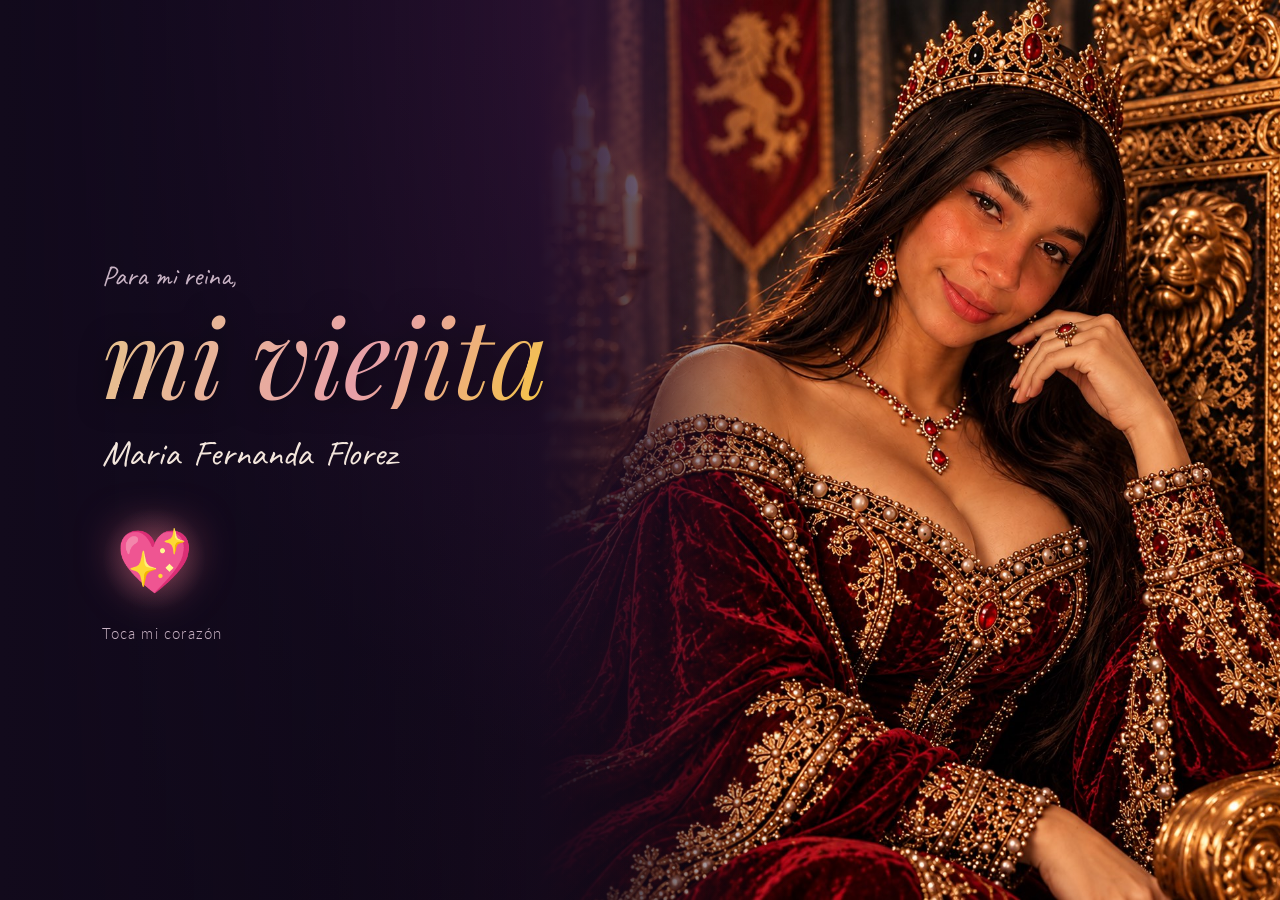
<file: index.html>
<!DOCTYPE html>
<html lang="es">
<head>
    <meta charset="UTF-8">
    <meta name="viewport" content="width=device-width, initial-scale=1.0, viewport-fit=cover">
    <meta name="theme-color" content="#120a1c">
    <title>Para mi reina, Maria Fernanda 👑</title>
    <!-- Vista previa al mandar el link por WhatsApp.
         og:image debe ser la dirección COMPLETA cuando la página ya esté publicada,
         por ejemplo: https://tu-pagina.netlify.app/img/album/reina-medallon.jpg -->
    <meta property="og:title" content="Para mi reina 👑">
    <meta property="og:description" content="Toca mi corazón 💖">
    <meta property="og:image" content="img/album/reina-medallon.jpg">
    <link rel="preload" as="image" href="img/album/reina.jpg">
    <link rel="icon" href="data:image/svg+xml,<svg xmlns='http://www.w3.org/2000/svg' viewBox='0 0 100 100'><text y='.9em' font-size='90'>🌻</text></svg>">
    <link rel="preconnect" href="https://fonts.googleapis.com">
    <link rel="preconnect" href="https://fonts.gstatic.com" crossorigin>
    <link href="https://fonts.googleapis.com/css2?family=Playfair+Display:ital,wght@0,400;0,700;1,400&family=Caveat:wght@500;700&family=Lato:wght@300;400&display=swap" rel="stylesheet">
    <link rel="stylesheet" href="styles.css">
    <script src="recuerdos.js" defer></script>
    <script src="script.js" defer></script>
</head>
<body>

    <div class="bg"></div>
    <div class="lluvia" id="lluvia" aria-hidden="true"></div>
    <div class="chispas" id="chispas" aria-hidden="true"></div>

    <!-- ── PORTADA: ella en el trono ── -->
    <section class="portada" id="portada" data-rostro="rostro-portada">
        <img class="portada-foto" src="img/album/reina.jpg" alt="Maff como reina en un trono dorado" fetchpriority="high">
        <div class="portada-velo" aria-hidden="true"></div>
        <div class="portada-brillos" id="portadaBrillos" aria-hidden="true"></div>

        <div class="portada-contenido">
            <p class="portada-para">Para mi reina,</p>
            <h1 class="portada-titulo">mi viejita</h1>
            <div class="nombre" id="nombre" aria-label="Maria Fernanda Florez"></div>

            <button class="corazon" id="btnCorazon" aria-label="Abrir el álbum">
                <span class="corazon-icono">💖</span>
            </button>
            <p class="portada-pista">Toca mi corazón</p>
        </div>
    </section>

    <main class="album" id="album" hidden>

        <!-- ── LA CARTA SELLADA (primera foto) ── -->
        <section class="seccion seccion-sobre">
            <p class="eyebrow">Antes que nada</p>
            <h2 class="titulo">Esto es para ti</h2>

            <div class="sobre" id="sobre">
                <img class="sobre-foto" id="sobreFoto" alt="Nota escrita a mano: Te amo, M&E">
                <div class="tapa tapa-sup"></div>
                <div class="tapa tapa-inf"></div>
                <button class="sello" id="btnSello" aria-label="Abrir la carta">💌</button>
            </div>
            <p class="pista" id="pistaSobre">Toca el sello</p>
            <p class="sobre-mensaje" id="sobreMensaje"></p>
        </section>

        <!-- ── LO QUE QUIERO QUE SEPAS ── -->
        <section class="seccion seccion-frases" id="frases">
            <p class="eyebrow">Lo que quiero que sepas</p>
        </section>

        <!-- ── DESDE QUE EMPEZAMOS (se activa con INICIO en recuerdos.js) ── -->
        <section class="seccion seccion-dias" id="dias" hidden>
            <p class="eyebrow">Desde que empezamos</p>
            <h2 class="titulo">Te quiero desde hace</h2>
            <p class="dias-grande"><span id="diasNum">0</span> <small>días</small></p>
            <div class="dias-reloj">
                <div class="dias-unidad"><span id="horasNum">00</span><small>horas</small></div>
                <div class="dias-unidad"><span id="minNum">00</span><small>minutos</small></div>
                <div class="dias-unidad"><span id="segNum">00</span><small>segundos</small></div>
            </div>
            <p class="pista" id="diasDesde"></p>
        </section>

        <!-- ── LA PROTAGONISTA: su retrato fijo y las frases pasan encima ── -->
        <section class="interludio" aria-label="Mi reina" data-rostro="rostro-interludio">
            <div class="interludio-fondo">
                <img src="img/album/reina.jpg" alt="Maff como reina en un trono dorado" loading="lazy">
            </div>
            <div class="interludio-textos">
                <p class="interludio-frase revelar">Toda esta historia tiene una sola protagonista…</p>
                <p class="interludio-frase revelar">La dueña de mi corazón.</p>
                <p class="interludio-frase interludio-grande revelar">Mi reina 👑</p>
                <p class="interludio-frase interludio-nombre revelar">Maria Fernanda Florez<small>mi viejita, mi Ela, mi Maff</small></p>
            </div>
        </section>

        <!-- ── EL ÁLBUM ── -->
        <section class="seccion seccion-album">
            <p class="eyebrow">Nuestro álbum</p>
            <h2 class="titulo">Cada foto tiene algo<br>que decirte</h2>
            <p class="pista">Toca cada foto para voltearla</p>
            <button class="btn btn-pelicula" data-pelicula>Ver nuestra película 🎬</button>
            <div id="capitulos"></div>
        </section>

        <!-- ── EL FRASCO ── -->
        <section class="seccion seccion-frasco">
            <p class="eyebrow">Un frasco lleno de razones</p>
            <h2 class="titulo">¿Por qué te amo?</h2>
            <button class="frasco" id="btnFrasco" aria-label="Sacar una razón del frasco">
                <span class="frasco-tapa"></span>
                <span class="frasco-cuerpo">
                    <span class="frasco-corazones">💗💛💖<br>💕🌻💘<br>💗💖💛</span>
                </span>
            </button>
            <p class="pista">Tócalo las veces que quieras</p>
            <div class="nota-frasco" id="notaFrasco" aria-live="polite"></div>
        </section>

        <!-- ── VALES DE AMOR ── -->
        <section class="seccion seccion-vales">
            <p class="eyebrow">Vales de amor</p>
            <h2 class="titulo">Para cuando tú quieras</h2>
            <p class="pista">Toca el que quieras cobrar, hazle captura y mándamela 📸</p>
            <div class="vales" id="vales"></div>
        </section>

        <!-- ── FINAL: MI REINA ── -->
        <section class="seccion seccion-final" id="final">
            <span class="corona" aria-hidden="true">👑</span>
            <h2 class="titulo titulo-final">Mi reina</h2>
            <figure class="retrato retrato-reina revelar">
                <img id="reinaFoto" alt="Maff como reina en un trono dorado" loading="lazy">
            </figure>
            <p class="final-mensaje revelar" id="reinaMensaje"></p>

            <p class="eyebrow final-puente revelar">Y yo, tu rey, siempre a tu lado</p>
            <figure class="retrato retrato-pareja revelar">
                <img id="retratoFoto" alt="Los dos como rey y reina en un trono" loading="lazy">
            </figure>
            <p class="final-mensaje revelar" id="finalMensaje"></p>

            <p class="pregunta revelar">¿Vamos de a poco,<br>mi viejita?</p>
            <div class="respuesta" id="respuesta">
                <button class="btn btn-si" id="btnSi">Sí, de a poco 💕</button>
                <button class="btn btn-no" id="btnNo">No</button>
            </div>
            <p class="final-respuesta" id="finalRespuesta" aria-live="polite"></p>

            <button class="btn btn-pelicula btn-secundario" data-pelicula>Ver nuestra película otra vez 🎬</button>
            <a class="enlace-carta" href="carta.html">💌 Volver a leer mi carta</a>
            <p class="firma">Con todo mi amor,<br><span>tu viejito, Eryck</span></p>
        </section>
    </main>

    <!-- ── BOTONES FLOTANTES ── -->
    <a class="flotante flotante-musica" id="btnMusica" target="_blank" rel="noopener" hidden>🎶 <span>Nuestra canción</span></a>
    <div class="flotante flotante-contador" id="contador" hidden>💌 <span id="contadorNum">0</span></div>
    <div class="aviso-no" id="avisoNo" aria-live="polite"></div>

    <!-- ── LA PELÍCULA ── -->
    <div class="pelicula" id="pelicula" hidden role="dialog" aria-modal="true" aria-label="Nuestra película">
        <div class="pelicula-fondo" id="peliFondo"></div>
        <div class="pelicula-barra"><div class="pelicula-progreso" id="peliProgreso"></div></div>
        <p class="pelicula-cuenta" id="peliCuenta"></p>
        <button class="pelicula-cerrar" id="peliCerrar" aria-label="Cerrar">✕</button>
        <div class="pelicula-marco">
            <img class="pelicula-foto" id="peliFoto" alt="">
        </div>
        <div class="pelicula-texto">
            <p class="pelicula-nota" id="peliNota"></p>
            <p class="pelicula-mensaje" id="peliMensaje"></p>
        </div>
        <button class="pelicula-zona pelicula-atras" id="peliAtras" aria-label="Foto anterior"></button>
        <button class="pelicula-zona pelicula-adelante" id="peliAdelante" aria-label="Foto siguiente"></button>
        <button class="pelicula-pausa" id="peliPausa" aria-label="Pausar">❚❚</button>

        <!-- Créditos de entrada: ella es la protagonista -->
        <button class="pelicula-creditos" id="peliCreditos" hidden aria-label="Empezar la película">
            <span class="creditos-chico">Una historia protagonizada por</span>
            <span class="creditos-nombre">Maria Fernanda Florez</span>
            <span class="creditos-chico">👑 mi reina 👑</span>
        </button>
    </div>

    <!-- ── CELEBRACIÓN ── -->
    <div class="celebracion" id="celebracion" hidden>
        <div class="celebracion-tarjeta">
            <div class="medallon" aria-hidden="true">
                <span class="medallon-corona">👑</span>
                <img src="img/album/reina-medallon.jpg" alt="">
            </div>
            <p class="celebracion-titulo" id="celebracionTitulo"></p>
            <p class="celebracion-texto" id="celebracionTexto"></p>
            <button class="btn" id="celebracionCerrar">💕</button>
        </div>
    </div>

</body>
</html>
</file>
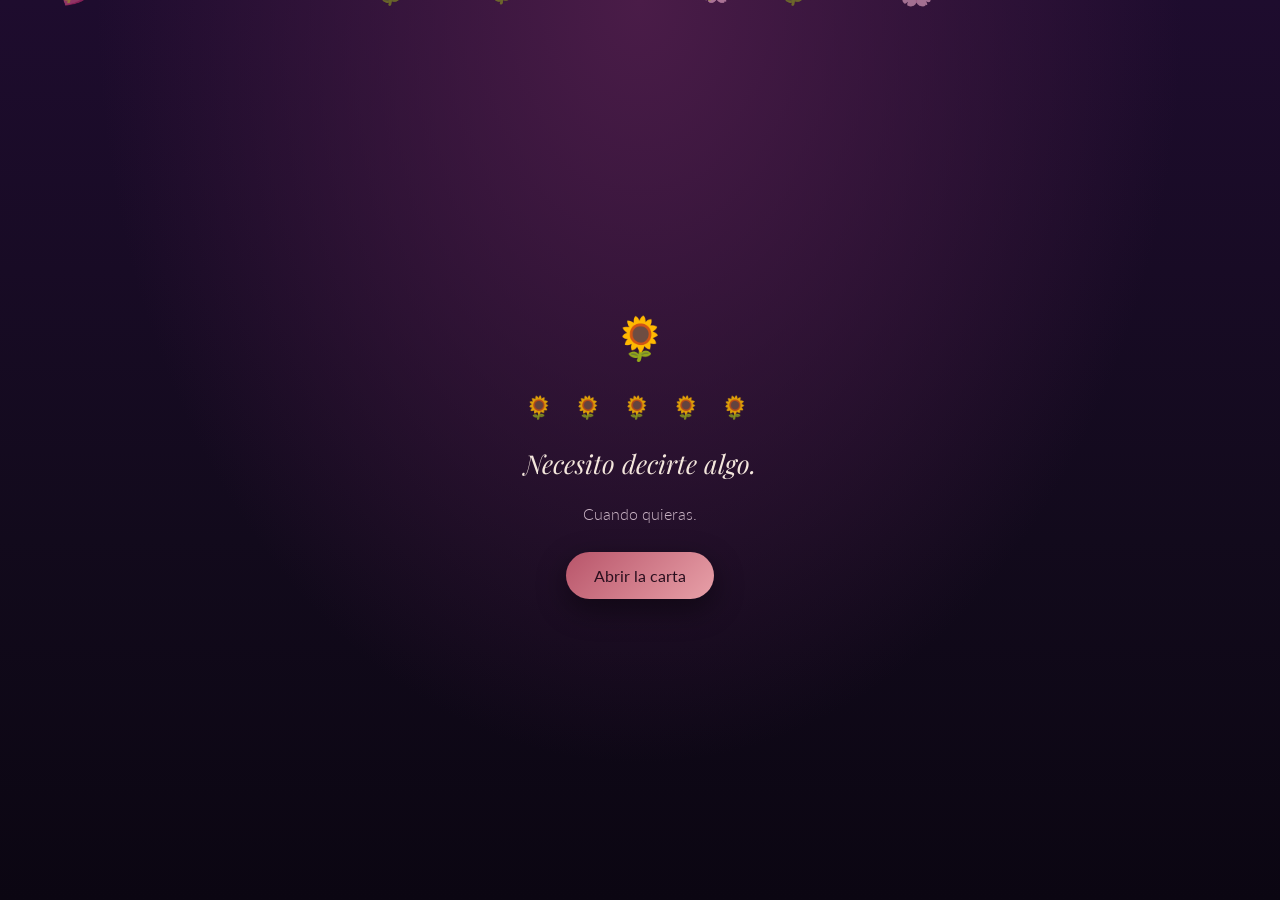
<file: carta.html>
<!DOCTYPE html>
<html lang="es">
<head>
    <meta charset="UTF-8">
    <meta name="viewport" content="width=device-width, initial-scale=1.0">
    <title>Para ti, Maria Fernanda Florez...</title>
    <link rel="icon" href="data:image/svg+xml,<svg xmlns='http://www.w3.org/2000/svg' viewBox='0 0 100 100'><text y='.9em' font-size='90'>🌻</text></svg>">
    <link href="https://fonts.googleapis.com/css2?family=Playfair+Display:ital,wght@0,400;0,700;1,400&family=Lato:wght@300;400&display=swap" rel="stylesheet">
    <link rel="stylesheet" href="carta.css">
    <script src="carta.js" defer></script>
</head>
<body>

    <div class="bg"></div>
    <div class="petalos" id="petalos"></div>

    <!-- ENTRADA -->
    <section class="entrada" id="entrada">
        <span class="flor">🌻</span>
        <p class="girasoles">🌻 🌻 🌻 🌻 🌻</p>
        <p class="entrada-texto">Necesito decirte algo.</p>
        <p class="entrada-sub">Cuando quieras.</p>
        <button class="btn-abrir" id="btnAbrir">Abrir la carta</button>
    </section>

    <!-- CARTA -->
    <main class="carta" id="carta" hidden>

        <section class="bloque">
            <p class="saludo">Maff, mi Ela:</p>
            <p>No te escribo para pedirte nada. Te escribo porque hay algo que tengo que decirte, y quiero que todo lo que diga sea verdad.</p>
            <p>Cuando empezaron a pasar cosas que yo no sabía cargar, en vez de contarte, me encerré. Pensé que te protegía de mi peso. Pero lo que hice fue alejarte de mi vida y dejarte sola con un dolor que no era tuyo. Fue un error, y lo reconozco sin excusas.</p>
            <p class="destacado">Herí lo que más cuidabas: tu corazón. Y con él se fue parte de lo que construimos en estos dos años.</p>
        </section>

        <p class="girasoles revelar">🌻 🌼 🌻 🌼 🌻</p>

        <figure class="foto foto-1 revelar">
            <img src="img/album/hoy1.jpg" alt="Maff en el pasto, de noche">
        </figure>

        <section class="bloque">
            <p>Me acuerdo de cada cosa: <span class="recuerdo">la playa, nuestras salidas en la moto, las comidas, la noche de tu grado en Zamba</span>. Eran días en los que yo era feliz contigo, y sé que tú también lo fuiste. Por eso duele tanto.</p>
            <p>Te pido perdón. Perdón por el silencio, por la distancia, por hacerte sentir que no eras importante cuando eras lo más importante que tenía.</p>
        </section>

        <p class="girasoles revelar">🌻 🌻 🌻 🌻 🌻</p>

        <section class="bloque cancion revelar">
            <p class="cancion-texto">Hay una canción que se queda en el pecho cuando pienso en nosotros.</p>
            <a class="btn-cancion" href="https://music.youtube.com/search?q=%C3%81mame+El+Gran+Combo" target="_blank" rel="noopener">Escúchala en YouTube Music 🎶</a>
        </section>

        <section class="bloque">
            <p>Sé que el daño es grande y que no se borra con palabras. Así que no te pido que confíes en mí hoy.</p>
            <p>Lo que sí te digo es esto: no te prometo nada que no pueda cumplir. Solo te prometo sanar contigo. Cada dolor, cada herida, con paciencia y con mucho amor, a tu ritmo y a medida que el tiempo lo permita.</p>
        </section>

        <figure class="foto foto-2 revelar" data-sanar>
            <img src="img/album/hoy2.jpg" alt="Maff con una flor roja de hibisco en el pelo">
        </figure>

        <section class="bloque">
            <p class="destacado">Ela, sigues siendo el amor de mi vida.</p>
        </section>

        <p class="girasoles revelar">🌼 🌻 🌼 🌻 🌼 🌻 🌼</p>

        <figure class="foto foto-3 revelar">
            <img src="img/album/hoy3.jpg" alt="Maff con una flor de plumeria en el pelo">
        </figure>

        <section class="bloque cierre">
            <p>No tienes que responderme nada hoy. Si necesitas tiempo, te lo doy. Si decides que no, lo voy a respetar, aunque me duela.</p>

            <div class="respuesta" id="respuesta">
                <button class="btn-si" id="btnSi">Quiero sanarlo 💕</button>
                <button class="btn-no" id="btnNo">No</button>
            </div>
            <p class="mensaje-final" id="mensajeFinal" aria-live="polite"></p>

            <p class="firma">Con todo mi corazón,<br><span>Eryck Menco</span></p>
        </section>

    </main>

    <div class="contador" id="contador" aria-live="polite"></div>

</body>
</html>
</file>
<file: styles.css>
:root {
    --fondo: #120a1c;
    --texto: #f3e6dc;
    --suave: #c9b3c4;
    --rosa: #e8a0a8;
    --rosa-fuerte: #d4607a;
    --oro: #e7c48a;
    --girasol: #f5c542;
    --papel: #fbf3e8;
    --papel-oscuro: #ecd9c3;
    --tinta: #4a2a3a;
    --sombra: rgba(0, 0, 0, .45);
    --seguro-abajo: env(safe-area-inset-bottom, 0px);
}

* { box-sizing: border-box; margin: 0; padding: 0; -webkit-tap-highlight-color: transparent; }

[hidden] { display: none !important; }

html {
    min-height: 100%;
    background: var(--fondo);
    scroll-behavior: smooth;
}

body {
    min-height: 100%;
    background: transparent;
    color: var(--texto);
    font-family: 'Lato', sans-serif;
    font-weight: 300;
    line-height: 1.7;
    overflow-x: hidden;
}

button { font: inherit; color: inherit; background: none; border: none; cursor: pointer; }
:focus:not(:focus-visible) { outline: none; }
:focus-visible { outline: 2px solid var(--oro); outline-offset: 3px; }

.bg {
    position: fixed;
    inset: 0;
    z-index: -2;
    background:
        radial-gradient(ellipse at 50% 0%, #4a1c48 0%, transparent 60%),
        radial-gradient(ellipse at 100% 100%, #3a1430 0%, transparent 55%),
        linear-gradient(180deg, #1e0c2e 0%, #120a1c 60%, #0b0612 100%);
}

/* ── Lluvia de emojis ──
   Va por ENCIMA de fotos y secciones (si va detrás, la portada y los retratos la tapan),
   pero debajo de los botones flotantes, la película y la celebración. No bloquea toques. */
.lluvia {
    position: fixed;
    inset: 0;
    z-index: 80;
    pointer-events: none;
    overflow: hidden;
}
.gota {
    position: absolute;
    top: -50px;
    opacity: .75;
    filter: drop-shadow(0 2px 4px rgba(0, 0, 0, .35));
    animation: caer linear infinite;
    will-change: transform;
}
/* Cuando su retrato llena la pantalla, la lluvia se desvanece alrededor de su cara */
.lluvia.rostro-portada,
.lluvia.rostro-interludio {
    -webkit-mask-image: radial-gradient(var(--rx, 30%) var(--ry, 17%) at var(--cx, 58%) var(--cy, 31%), transparent 60%, #000 100%);
    mask-image: radial-gradient(var(--rx, 30%) var(--ry, 17%) at var(--cx, 58%) var(--cy, 31%), transparent 60%, #000 100%);
}
@media (min-width: 900px) {
    .lluvia.rostro-portada { --rx: 14%; --ry: 24%; --cx: 72%; --cy: 31%; }
    .lluvia.rostro-interludio { --rx: 16%; --ry: 28%; --cx: 52%; --cy: 47%; }
}
@keyframes caer {
    0%   { transform: translate(0, 0) rotate(0deg); }
    50%  { transform: translate(var(--vaiven, 20px), 55vh) rotate(180deg); }
    100% { transform: translate(0, 112vh) rotate(360deg); }
}

/* ── Chispas al tocar ── */
.chispas {
    position: fixed;
    inset: 0;
    z-index: 200;
    pointer-events: none;
    overflow: hidden;
}
.chispa {
    position: absolute;
    font-size: 20px;
    animation: chispa 1.1s cubic-bezier(.2, .7, .3, 1) forwards;
}
@keyframes chispa {
    0%   { transform: translate(-50%, -50%) scale(.4); opacity: 1; }
    100% { transform: translate(calc(-50% + var(--dx)), calc(-50% + var(--dy))) scale(1.1) rotate(var(--giro)); opacity: 0; }
}

/* ── Portada ── */
.portada {
    position: relative;
    isolation: isolate;
    overflow: hidden;
    min-height: 100vh;
    min-height: 100dvh;
    display: flex;
    flex-direction: column;
    align-items: center;
    justify-content: flex-end;
    padding: 32px 16px calc(34px + var(--seguro-abajo));
    text-align: center;
    transition: opacity .9s ease, transform .9s ease;
}
.portada.salir { opacity: 0; transform: scale(.96); pointer-events: none; }

/* Ella en el trono: entra borrosa, se aclara y luego respira despacio */
.portada-foto {
    position: absolute;
    inset: 0;
    z-index: -3;
    width: 100%;
    height: 100%;
    object-fit: cover;
    object-position: 62% 8%;
    animation:
        retratoEntra 3s cubic-bezier(.2, .7, .2, 1) both,
        respirar 16s ease-in-out 3s infinite alternate;
}
@keyframes retratoEntra {
    from { opacity: 0; transform: scale(1.14); filter: blur(14px) brightness(.6); }
    to   { opacity: 1; transform: scale(1); filter: blur(0) brightness(1); }
}
@keyframes respirar {
    from { transform: scale(1); }
    to   { transform: scale(1.05); }
}
.portada-velo {
    position: absolute;
    inset: 0;
    z-index: -2;
    overflow: hidden;
    background: linear-gradient(180deg,
        rgba(18, 10, 28, .3) 0%,
        rgba(18, 10, 28, 0) 20%,
        rgba(18, 10, 28, .1) 40%,
        rgba(18, 10, 28, .8) 62%,
        var(--fondo) 100%);
}
/* Un destello dorado que cruza el retrato cada tanto */
.portada-velo::after {
    content: '';
    position: absolute;
    inset: 0;
    background: linear-gradient(115deg, transparent 38%, rgba(255, 226, 150, .32) 50%, transparent 62%);
    transform: translateX(-120%);
    animation: destello 9s ease 2.8s infinite;
}
@keyframes destello {
    0%       { transform: translateX(-120%); }
    20%, 100% { transform: translateX(120%); }
}
.portada-brillos {
    position: absolute;
    inset: 0;
    z-index: -1;
    pointer-events: none;
}
.brillo {
    position: absolute;
    opacity: 0;
    animation: titilar 3.2s ease-in-out infinite;
}
@keyframes titilar {
    0%, 100% { opacity: 0; transform: scale(.4) rotate(0deg); }
    50%      { opacity: 1; transform: scale(1.1) rotate(25deg); }
}
.portada-contenido {
    display: flex;
    flex-direction: column;
    align-items: center;
}
@keyframes flotar {
    50% { transform: translateY(-6px) rotate(-4deg); }
}

@media (min-width: 900px) {
    .portada {
        align-items: flex-start;
        justify-content: center;
        padding-left: 8vw;
        text-align: left;
    }
    .portada-foto {
        left: auto;
        width: 58%;
        object-position: center 12%;
        -webkit-mask-image: linear-gradient(90deg, transparent, #000 30%);
        mask-image: linear-gradient(90deg, transparent, #000 30%);
    }
    .portada-velo {
        background: linear-gradient(90deg, var(--fondo) 0%, rgba(18, 10, 28, .55) 42%, rgba(18, 10, 28, 0) 62%);
    }
    .portada-contenido { align-items: flex-start; max-width: 46%; }
    .portada .nombre { justify-content: flex-start; }
}
.portada-para {
    font-family: 'Caveat', cursive;
    font-size: 28px;
    color: var(--suave);
    animation: subir 1s ease .2s both;
}
.portada-titulo {
    font-family: 'Playfair Display', serif;
    font-style: italic;
    font-weight: 400;
    font-size: clamp(54px, 16vw, 110px);
    line-height: 1;
    background: linear-gradient(120deg, var(--oro), var(--rosa) 60%, var(--girasol));
    -webkit-background-clip: text;
    background-clip: text;
    color: transparent;
    filter: drop-shadow(0 3px 14px rgba(0, 0, 0, .55));
    animation: subir 1.2s ease .4s both;
}
.nombre {
    margin-top: 14px;
    font-family: 'Caveat', cursive;
    font-size: clamp(26px, 7vw, 36px);
    color: var(--texto);
    display: flex;
    flex-wrap: wrap;
    justify-content: center;
}
.nombre .letra {
    display: inline-block;
    opacity: 0;
    animation: letra .5s ease forwards;
}
.nombre .espacio { width: .35em; }
@keyframes letra {
    from { opacity: 0; transform: translateY(14px) scale(.8); }
    to   { opacity: 1; transform: translateY(0) scale(1); }
}
@keyframes subir {
    from { opacity: 0; transform: translateY(18px); }
    to   { opacity: 1; transform: translateY(0); }
}

.corazon {
    margin-top: 22px;
    width: 104px;
    height: 104px;
    border-radius: 50%;
    display: grid;
    place-items: center;
    background: radial-gradient(circle, rgba(232, 160, 168, .25), rgba(232, 160, 168, 0) 70%);
    animation: subir 1s ease 2.4s both;
}
.corazon-icono {
    font-size: 62px;
    display: block;
    animation: latido 1.3s ease-in-out infinite;
    filter: drop-shadow(0 0 22px rgba(232, 96, 122, .6));
}
.corazon:active .corazon-icono { transform: scale(.9); }
@keyframes latido {
    0%, 100% { transform: scale(1); }
    15%      { transform: scale(1.18); }
    30%      { transform: scale(1); }
    45%      { transform: scale(1.12); }
}
.portada-pista {
    margin-top: 10px;
    color: var(--suave);
    font-size: 15px;
    letter-spacing: .08em;
    animation: subir 1s ease 2.8s both;
}

/* ── Secciones ── */
.album { animation: aparecer 1s ease both; }
@keyframes aparecer { from { opacity: 0; } to { opacity: 1; } }

.seccion {
    max-width: 1040px;
    margin: 0 auto;
    padding: 72px 16px;
    text-align: center;
}
.eyebrow {
    font-family: 'Caveat', cursive;
    font-size: 24px;
    color: var(--girasol);
    margin-bottom: 4px;
}
.titulo {
    font-family: 'Playfair Display', serif;
    font-style: italic;
    font-weight: 400;
    font-size: clamp(30px, 8vw, 46px);
    line-height: 1.2;
    color: var(--texto);
}
.pista {
    margin-top: 12px;
    font-size: 14px;
    color: var(--suave);
    letter-spacing: .05em;
}

/* ── Botones ── */
.btn {
    display: inline-block;
    padding: 14px 28px;
    border-radius: 999px;
    background: linear-gradient(135deg, var(--rosa-fuerte), var(--rosa));
    color: #2a0f1e;
    font-size: 16px;
    font-weight: 400;
    text-decoration: none;
    box-shadow: 0 10px 30px var(--sombra);
    transition: transform .2s ease;
}
.btn:active { transform: scale(.96); }
.btn-secundario {
    background: transparent;
    color: var(--oro);
    border: 1px solid var(--oro);
    box-shadow: none;
}
.btn-pelicula { margin-top: 22px; }

/* ── La carta sellada ── */
.sobre {
    position: relative;
    width: min(280px, 74vw);
    aspect-ratio: 737 / 1600;
    margin: 36px auto 0;
    perspective: 1400px;
    border-radius: 6px;
    box-shadow: 0 24px 50px var(--sombra);
}
.sobre-foto {
    position: absolute;
    inset: 0;
    width: 100%;
    height: 100%;
    object-fit: cover;
    border-radius: 6px;
}
.tapa {
    position: absolute;
    left: 0;
    right: 0;
    height: 50%;
    background:
        repeating-linear-gradient(0deg, transparent 0 26px, rgba(74, 42, 58, .06) 26px 27px),
        linear-gradient(160deg, var(--papel), var(--papel-oscuro));
    backface-visibility: hidden;
    transition: transform 1.2s cubic-bezier(.6, .05, .3, 1), opacity 1.2s ease;
}
.tapa-sup {
    top: 0;
    transform-origin: top center;
    border-radius: 6px 6px 0 0;
    border-bottom: 1px solid rgba(74, 42, 58, .15);
}
.tapa-inf {
    bottom: 0;
    transform-origin: bottom center;
    border-radius: 0 0 6px 6px;
}
.sobre.abierto .tapa-sup { transform: rotateX(-180deg); opacity: 0; }
.sobre.abierto .tapa-inf { transform: rotateX(180deg); opacity: 0; transition-delay: .15s; }

.sello {
    position: absolute;
    top: 50%;
    left: 50%;
    width: 76px;
    height: 76px;
    border-radius: 50%;
    transform: translate(-50%, -50%);
    background: radial-gradient(circle at 35% 30%, #e0607a, #9e2a45 70%);
    box-shadow: 0 8px 20px rgba(0, 0, 0, .35), inset 0 -4px 8px rgba(0, 0, 0, .25);
    font-size: 34px;
    z-index: 2;
    animation: pulso 2s ease-in-out infinite;
    transition: transform .5s ease, opacity .5s ease;
}
@keyframes pulso {
    0%, 100% { box-shadow: 0 8px 20px rgba(0, 0, 0, .35), 0 0 0 0 rgba(224, 96, 122, .5); }
    50%      { box-shadow: 0 8px 20px rgba(0, 0, 0, .35), 0 0 0 16px rgba(224, 96, 122, 0); }
}
.sobre.abierto .sello {
    transform: translate(-50%, -50%) scale(0) rotate(90deg);
    opacity: 0;
    pointer-events: none;
}
.sobre-mensaje {
    max-width: 420px;
    margin: 26px auto 0;
    font-family: 'Playfair Display', serif;
    font-style: italic;
    font-size: 20px;
    color: var(--rosa);
    min-height: 1.6em;
}

/* ── Frases ── */
.frase {
    max-width: 640px;
    margin: 0 auto;
    padding: 40px 0;
    font-family: 'Playfair Display', serif;
    font-style: italic;
    font-size: clamp(25px, 6.6vw, 38px);
    line-height: 1.35;
    color: var(--texto);
    min-height: 3.2em;
}
.frase-bloque:nth-of-type(even) .frase { color: var(--oro); }
.frase.escribiendo::after {
    content: '|';
    margin-left: 2px;
    color: var(--rosa);
    animation: cursor .8s step-end infinite;
}
@keyframes cursor { 50% { opacity: 0; } }
.frase-adorno {
    display: block;
    font-size: 24px;
    margin-bottom: 8px;
    font-style: normal;
}

/* ── La protagonista: retrato fijo, frases que pasan encima ── */
.interludio { position: relative; }
.interludio-fondo {
    position: sticky;
    top: 0;
    height: 100vh;
    height: 100dvh;
    overflow: hidden;
}
.interludio-fondo img {
    width: 100%;
    height: 100%;
    object-fit: cover;
    object-position: 62% 8%;
    animation: respirar 16s ease-in-out infinite alternate;
}
.interludio-fondo::after {
    content: '';
    position: absolute;
    inset: 0;
    background:
        linear-gradient(180deg, var(--fondo) 0%, rgba(18, 10, 28, 0) 18%, rgba(18, 10, 28, 0) 50%, rgba(18, 10, 28, .85) 82%, var(--fondo) 100%);
}
.interludio-textos {
    position: relative;
    margin-top: -100vh;
    margin-top: -100dvh;
    padding-bottom: 20vh;
}
.interludio-frase {
    min-height: 85vh;
    display: flex;
    flex-direction: column;
    align-items: center;
    justify-content: flex-end;
    padding: 0 20px 14vh;
    text-align: center;
    font-family: 'Playfair Display', serif;
    font-style: italic;
    font-size: clamp(26px, 7vw, 42px);
    line-height: 1.3;
    color: #fff;
    text-shadow: 0 2px 18px rgba(0, 0, 0, .85), 0 0 2px rgba(0, 0, 0, .6);
}
.interludio-grande {
    font-size: clamp(64px, 19vw, 120px);
    line-height: 1;
    color: var(--girasol);
}
.interludio-nombre {
    font-family: 'Caveat', cursive;
    font-style: normal;
    font-size: clamp(40px, 11vw, 64px);
    color: var(--oro);
}
.interludio-nombre small {
    display: block;
    margin-top: 6px;
    font-family: 'Lato', sans-serif;
    font-size: 16px;
    letter-spacing: .1em;
    color: #fff;
}

/* ── Capítulos y polaroids ── */
.capitulo { margin-top: 80px; }
.capitulo-titulo {
    font-family: 'Playfair Display', serif;
    font-style: italic;
    font-size: clamp(24px, 6vw, 32px);
    font-weight: 400;
    line-height: 1.25;
    color: var(--oro);
}
.capitulo-num {
    font-style: normal;
    display: block;
    font-family: 'Caveat', cursive;
    font-size: 20px;
    color: var(--suave);
    margin-bottom: 2px;
}

.mural {
    display: grid;
    grid-template-columns: repeat(2, 1fr);
    gap: 26px 16px;
    margin-top: 32px;
}
@media (min-width: 700px)  { .mural { grid-template-columns: repeat(3, 1fr); gap: 34px 26px; } }
@media (min-width: 1000px) { .mural { grid-template-columns: repeat(4, 1fr); } }

.poli {
    position: relative;
    aspect-ratio: 4 / 5.3;
    perspective: 1200px;
    cursor: pointer;
    opacity: 0;
    transform: translateY(36px) rotate(var(--giro, 0deg)) scale(.94);
    transition: opacity .8s ease, transform .8s cubic-bezier(.2, .8, .3, 1);
}
.poli.visible {
    opacity: 1;
    transform: rotate(var(--giro, 0deg));
}
.poli-interior {
    position: absolute;
    inset: 0;
    transform-style: preserve-3d;
    transition: transform .8s cubic-bezier(.3, .1, .2, 1);
}
.poli.volteada .poli-interior { transform: rotateY(180deg); }

.cara, .dorso {
    position: absolute;
    inset: 0;
    border-radius: 4px;
    backface-visibility: hidden;
    -webkit-backface-visibility: hidden;
    box-shadow: 0 14px 30px rgba(0, 0, 0, .45);
}
.cara {
    background: var(--papel);
    padding: 8px 8px 0;
    display: flex;
    flex-direction: column;
}
.cara img {
    width: 100%;
    flex: 1;
    min-height: 0;
    object-fit: cover;
    border-radius: 2px;
    background: #2a1a2a;
}
.cara-nota {
    font-family: 'Caveat', cursive;
    font-weight: 700;
    font-size: clamp(16px, 4.4vw, 22px);
    color: var(--tinta);
    line-height: 1.2;
    padding: 7px 2px 9px;
    white-space: nowrap;
    overflow: hidden;
    text-overflow: ellipsis;
}
/* La cinta que la sostiene */
.poli::before {
    content: '';
    position: absolute;
    top: -9px;
    left: 50%;
    width: 64px;
    height: 20px;
    transform: translateX(-50%) rotate(-3deg);
    background: rgba(245, 197, 66, .55);
    z-index: 3;
    box-shadow: 0 2px 4px rgba(0, 0, 0, .15);
}
.poli:nth-child(3n)::before { background: rgba(232, 160, 168, .6); transform: translateX(-50%) rotate(4deg); }
.poli:nth-child(4n)::before { background: rgba(201, 179, 196, .55); }

.dorso {
    transform: rotateY(180deg);
    background:
        radial-gradient(circle at 20% 15%, rgba(245, 197, 66, .18), transparent 40%),
        linear-gradient(160deg, var(--papel), var(--papel-oscuro));
    display: flex;
    flex-direction: column;
    align-items: center;
    justify-content: center;
    gap: 10px;
    padding: 14px 12px;
    color: var(--tinta);
}
.dorso-corazon { font-size: 22px; }
.dorso-mensaje {
    font-family: 'Caveat', cursive;
    font-weight: 500;
    font-size: clamp(17px, 4.6vw, 22px);
    line-height: 1.2;
}
.dorso-ver {
    margin-top: 4px;
    padding: 6px 14px;
    border-radius: 999px;
    border: 1px solid rgba(74, 42, 58, .35);
    font-size: 13px;
    color: var(--tinta);
}

/* ── El frasco ── */
.frasco {
    position: relative;
    display: block;
    margin: 36px auto 0;
    width: 150px;
    transition: transform .2s ease;
}
.frasco-tapa {
    display: block;
    width: 96px;
    height: 22px;
    margin: 0 auto;
    border-radius: 6px 6px 3px 3px;
    background: linear-gradient(180deg, #f0d39a, #b8914e);
    box-shadow: inset 0 -3px 0 rgba(0, 0, 0, .2);
}
.frasco-cuerpo {
    display: grid;
    place-items: center;
    width: 150px;
    height: 170px;
    margin-top: -2px;
    border-radius: 26px 26px 38px 38px;
    border: 2px solid rgba(255, 255, 255, .35);
    background:
        linear-gradient(100deg, rgba(255, 255, 255, .18) 0 12%, transparent 13% 100%),
        rgba(255, 255, 255, .07);
    box-shadow: inset 0 0 30px rgba(255, 255, 255, .08), 0 18px 40px var(--sombra);
}
.frasco-corazones {
    font-size: 26px;
    line-height: 1.5;
    letter-spacing: 2px;
}
.frasco.sacudir { animation: sacudir .5s ease; }
@keyframes sacudir {
    0%, 100% { transform: rotate(0); }
    20%      { transform: rotate(-9deg); }
    40%      { transform: rotate(8deg); }
    60%      { transform: rotate(-5deg); }
    80%      { transform: rotate(3deg); }
}
.nota-frasco {
    min-height: 120px;
    margin-top: 26px;
    display: flex;
    justify-content: center;
}
.papelito {
    max-width: 320px;
    padding: 18px 22px;
    background: linear-gradient(160deg, var(--papel), var(--papel-oscuro));
    color: var(--tinta);
    font-family: 'Caveat', cursive;
    font-size: 26px;
    line-height: 1.2;
    border-radius: 3px;
    box-shadow: 0 14px 30px rgba(0, 0, 0, .4);
    transform: rotate(var(--giro, -2deg));
    animation: papelito .6s cubic-bezier(.2, 1.3, .4, 1) both;
}
@keyframes papelito {
    from { opacity: 0; transform: translateY(-40px) scale(.6) rotate(-14deg); }
    to   { opacity: 1; transform: translateY(0) scale(1) rotate(var(--giro, -2deg)); }
}

/* ── Desde que empezamos ── */
.dias-grande {
    margin-top: 18px;
    font-family: 'Playfair Display', serif;
    font-size: clamp(60px, 18vw, 104px);
    line-height: 1;
    font-variant-numeric: tabular-nums;
    background: linear-gradient(120deg, var(--oro), var(--rosa) 60%, var(--girasol));
    -webkit-background-clip: text;
    background-clip: text;
    color: transparent;
}
.dias-grande small {
    font-family: 'Caveat', cursive;
    font-size: .38em;
}
.dias-reloj {
    display: grid;
    grid-template-columns: repeat(3, 1fr);
    gap: 10px;
    max-width: 420px;
    margin: 24px auto 0;
}
.dias-unidad {
    padding: 14px 4px 10px;
    border-radius: 14px;
    background: rgba(255, 255, 255, .06);
    border: 1px solid rgba(231, 196, 138, .25);
}
.dias-unidad span {
    display: block;
    font-family: 'Playfair Display', serif;
    font-size: 30px;
    line-height: 1.1;
    color: var(--oro);
    font-variant-numeric: tabular-nums;
}
.dias-unidad small {
    font-size: 12px;
    color: var(--suave);
    letter-spacing: .08em;
    text-transform: uppercase;
}

/* ── Vales de amor ── */
.vales {
    display: grid;
    grid-template-columns: 1fr;
    gap: 16px;
    max-width: 780px;
    margin: 32px auto 0;
}
@media (min-width: 700px) { .vales { grid-template-columns: repeat(2, 1fr); } }

.vale {
    position: relative;
    display: flex;
    min-height: 108px;
    text-align: left;
    border-radius: 12px;
    overflow: hidden;
    background:
        radial-gradient(circle at 90% 10%, rgba(245, 197, 66, .2), transparent 45%),
        linear-gradient(160deg, var(--papel), var(--papel-oscuro));
    color: var(--tinta);
    box-shadow: 0 12px 28px rgba(0, 0, 0, .4);
}
.vale.visible:active { transform: scale(.98); }
/* Los huequitos del talón */
.vale::before,
.vale::after {
    content: '';
    position: absolute;
    left: 70px;
    width: 18px;
    height: 18px;
    border-radius: 50%;
    background: #1a0c26;
}
.vale::before { top: -9px; }
.vale::after { bottom: -9px; }
.vale-talon {
    flex: 0 0 79px;
    display: grid;
    place-items: center;
    font-size: 34px;
    background: rgba(245, 197, 66, .22);
    border-right: 2px dashed rgba(74, 42, 58, .3);
}
.vale-cuerpo {
    display: flex;
    flex-direction: column;
    justify-content: center;
    gap: 2px;
    padding: 14px 16px;
    min-width: 0;
}
.vale-por {
    font-family: 'Caveat', cursive;
    font-size: 19px;
    line-height: 1;
    color: var(--rosa-fuerte);
}
.vale-titulo {
    font-family: 'Playfair Display', serif;
    font-size: 19px;
    line-height: 1.2;
}
.vale-texto {
    font-size: 14px;
    line-height: 1.4;
    opacity: .8;
}
.vale-captura {
    display: none;
    margin-top: 4px;
    font-size: 13px;
    font-weight: 400;
    color: var(--rosa-fuerte);
}
.vale.cobrado .vale-captura { display: block; }
.vale-sello {
    position: absolute;
    right: 12px;
    top: 14px;
    padding: 2px 10px;
    border: 3px double var(--rosa-fuerte);
    border-radius: 6px;
    font-family: 'Caveat', cursive;
    font-weight: 700;
    font-size: 20px;
    color: var(--rosa-fuerte);
    opacity: 0;
    transform: rotate(-12deg) scale(2.4);
    pointer-events: none;
}
.vale.cobrado .vale-sello {
    animation: sellar .45s cubic-bezier(.3, 1.6, .5, 1) forwards;
}
@keyframes sellar {
    to { opacity: .9; transform: rotate(-12deg) scale(1); }
}

/* ── Final ── */
.seccion-final { padding-bottom: 140px; }
.corona {
    display: block;
    font-size: 56px;
    opacity: 0;
    transform: translateY(-80px) rotate(-20deg);
}
.seccion-final.visible .corona { animation: corona 1.4s cubic-bezier(.3, 1.5, .5, 1) forwards; }
@keyframes corona {
    0%   { opacity: 0; transform: translateY(-80px) rotate(-20deg); }
    100% { opacity: 1; transform: translateY(0) rotate(0); }
}
.titulo-final {
    font-size: clamp(42px, 12vw, 70px);
    background: linear-gradient(120deg, var(--oro), var(--girasol), var(--oro));
    -webkit-background-clip: text;
    background-clip: text;
    color: transparent;
}
.retrato {
    width: min(420px, 100%);
    margin: 32px auto 0;
    padding: 10px;
    border-radius: 14px;
    background: linear-gradient(135deg, #f0d39a, #8a6a2e, #f0d39a, #b8914e);
    animation: brillo 3s ease-in-out infinite;
}
.retrato-reina { width: min(520px, 100%); }
.retrato-pareja { width: min(360px, 92%); }
.retrato img {
    display: block;
    width: 100%;
    height: auto;
    border-radius: 8px;
}
@keyframes brillo {
    0%, 100% { box-shadow: 0 0 24px rgba(231, 196, 138, .25), 0 20px 50px var(--sombra); }
    50%      { box-shadow: 0 0 60px rgba(231, 196, 138, .55), 0 20px 50px var(--sombra); }
}
.final-mensaje {
    max-width: 520px;
    margin: 30px auto 0;
    font-family: 'Playfair Display', serif;
    font-style: italic;
    font-size: clamp(22px, 6vw, 30px);
    line-height: 1.35;
    color: var(--texto);
    min-height: 2.8em;
}
.pregunta {
    margin-top: 56px;
    font-family: 'Caveat', cursive;
    font-size: clamp(34px, 9vw, 46px);
    line-height: 1.1;
    color: var(--rosa);
}
.respuesta {
    display: flex;
    flex-wrap: wrap;
    justify-content: center;
    gap: 14px;
    margin-top: 24px;
}
.btn-no {
    background: transparent;
    color: var(--suave);
    border: 1px solid rgba(201, 179, 196, .4);
    box-shadow: none;
    transition: left .3s ease, top .3s ease, transform .2s ease;
}
.btn-no.fijo { position: fixed; z-index: 150; margin: 0; }
.final-respuesta {
    max-width: 420px;
    margin: 20px auto 0;
    min-height: 1.6em;
    font-family: 'Playfair Display', serif;
    font-style: italic;
    font-size: 19px;
    color: var(--oro);
}
.final-puente { margin-top: 72px; font-size: 28px; }
.seccion-final .btn-secundario { margin-top: 48px; }
.enlace-carta {
    display: block;
    margin-top: 22px;
    color: var(--suave);
    font-size: 15px;
    text-decoration: none;
    border-bottom: 1px solid transparent;
}
.enlace-carta:hover { color: var(--rosa); }
.firma {
    margin-top: 48px;
    font-family: 'Playfair Display', serif;
    font-style: italic;
    color: var(--suave);
}
.firma span {
    display: inline-block;
    margin-top: 4px;
    font-family: 'Caveat', cursive;
    font-style: normal;
    font-size: 30px;
    color: var(--oro);
}

/* ── Flotantes ── */
.flotante {
    position: fixed;
    bottom: calc(16px + var(--seguro-abajo));
    z-index: 90;
    display: flex;
    align-items: center;
    gap: 6px;
    padding: 10px 16px;
    border-radius: 999px;
    background: rgba(30, 12, 46, .82);
    border: 1px solid rgba(231, 196, 138, .35);
    backdrop-filter: blur(8px);
    -webkit-backdrop-filter: blur(8px);
    color: var(--texto);
    font-size: 14px;
    text-decoration: none;
    box-shadow: 0 8px 24px var(--sombra);
    animation: subir .6s ease both;
}
.flotante-musica { left: 16px; }
.flotante-contador { right: 16px; }
.flotante-contador.latir { animation: latidoChico .5s ease; }
@keyframes latidoChico { 50% { transform: scale(1.15); } }

.aviso-no {
    position: fixed;
    left: 16px;
    right: 16px;
    bottom: calc(72px + var(--seguro-abajo));
    z-index: 95;
    text-align: center;
    font-family: 'Caveat', cursive;
    font-size: 24px;
    color: var(--rosa);
    opacity: 0;
    transition: opacity .4s ease;
    pointer-events: none;
}
.aviso-no.visible { opacity: 1; }

/* ── La película ── */
.pelicula {
    position: fixed;
    inset: 0;
    z-index: 120;
    background: #000;
    overflow: hidden;
    animation: aparecer .4s ease;
}
.pelicula-fondo {
    position: absolute;
    inset: -40px;
    background-size: cover;
    background-position: center;
    filter: blur(28px) brightness(.45) saturate(1.2);
    transition: background-image .6s ease;
}
.pelicula-marco {
    position: absolute;
    inset: 0;
    display: grid;
    place-items: center;
    overflow: hidden;
}
.pelicula-foto {
    max-width: 100%;
    max-height: 100%;
    object-fit: contain;
    opacity: 0;
}
/* La aparición nunca se pausa; solo el zoom lento */
.pelicula-foto.entra {
    animation:
        aparecerFoto .6s ease forwards,
        kenburns var(--dur, 5s) ease-out forwards;
}
.pelicula.pausada .pelicula-foto.entra { animation-play-state: running, paused; }
@keyframes aparecerFoto { to { opacity: 1; } }
@keyframes kenburns {
    from { transform: scale(1.06); }
    to   { transform: scale(1); }
}
.pelicula-barra {
    position: absolute;
    top: calc(12px + env(safe-area-inset-top, 0px));
    left: 16px;
    right: 16px;
    height: 3px;
    border-radius: 3px;
    background: rgba(255, 255, 255, .25);
    z-index: 3;
    overflow: hidden;
}
.pelicula-progreso {
    height: 100%;
    width: 0;
    background: linear-gradient(90deg, var(--rosa), var(--girasol));
}
.pelicula-cuenta {
    position: absolute;
    top: calc(24px + env(safe-area-inset-top, 0px));
    left: 16px;
    z-index: 3;
    font-size: 13px;
    color: rgba(255, 255, 255, .7);
}
.pelicula-cerrar {
    position: absolute;
    top: calc(22px + env(safe-area-inset-top, 0px));
    right: 12px;
    z-index: 4;
    width: 44px;
    height: 44px;
    border-radius: 50%;
    font-size: 20px;
    color: #fff;
    background: rgba(0, 0, 0, .3);
}
.pelicula-texto {
    position: absolute;
    left: 0;
    right: 0;
    bottom: 0;
    z-index: 2;
    padding: 70px 20px calc(80px + var(--seguro-abajo));
    text-align: center;
    background: linear-gradient(0deg, rgba(0, 0, 0, .85), transparent);
    pointer-events: none;
}
.pelicula-nota {
    font-family: 'Caveat', cursive;
    font-size: 32px;
    line-height: 1.1;
    color: var(--girasol);
}
.pelicula-mensaje {
    max-width: 520px;
    margin: 8px auto 0;
    font-family: 'Playfair Display', serif;
    font-style: italic;
    font-size: 18px;
    line-height: 1.4;
    color: #fff;
}
.pelicula-texto.entra p { animation: subir .8s ease both; }
.pelicula-texto.entra p + p { animation-delay: .25s; }
.pelicula-zona {
    position: absolute;
    top: 70px;
    bottom: 70px;
    z-index: 1;
}
.pelicula-atras { left: 0; width: 32%; }
.pelicula-adelante { right: 0; width: 68%; }
.pelicula-pausa {
    position: absolute;
    bottom: calc(20px + var(--seguro-abajo));
    left: 50%;
    transform: translateX(-50%);
    z-index: 4;
    width: 48px;
    height: 48px;
    border-radius: 50%;
    background: rgba(255, 255, 255, .15);
    color: #fff;
    font-size: 15px;
    letter-spacing: -2px;
}

.pelicula-creditos {
    position: absolute;
    inset: 0;
    z-index: 5;
    display: flex;
    flex-direction: column;
    align-items: center;
    justify-content: flex-end;
    gap: 8px;
    padding: 0 20px calc(18vh + var(--seguro-abajo));
    text-align: center;
    color: #fff;
    background:
        linear-gradient(180deg, rgba(0, 0, 0, .1) 30%, rgba(0, 0, 0, .9) 85%),
        url("img/album/reina.jpg") 62% 8% / cover no-repeat;
    animation: creditos 4.2s ease both;
}
.creditos-chico {
    font-size: 14px;
    letter-spacing: .25em;
    text-transform: uppercase;
    color: rgba(255, 255, 255, .8);
    animation: subir 1s ease .5s both;
}
.creditos-nombre {
    font-family: 'Playfair Display', serif;
    font-style: italic;
    font-size: clamp(36px, 10vw, 60px);
    line-height: 1.1;
    background: linear-gradient(120deg, var(--oro), var(--girasol), var(--oro));
    -webkit-background-clip: text;
    background-clip: text;
    color: transparent;
    animation: subir 1.2s ease 1s both;
}
.creditos-chico:last-child { animation-delay: 1.6s; }
@keyframes creditos {
    0%   { opacity: 0; }
    12%  { opacity: 1; }
    85%  { opacity: 1; }
    100% { opacity: 0; }
}
.pelicula-cerrar { z-index: 6; }

/* ── Celebración ── */
.celebracion {
    position: fixed;
    inset: 0;
    z-index: 160;
    display: grid;
    place-items: center;
    padding: 16px;
    background: rgba(18, 10, 28, .7);
    backdrop-filter: blur(4px);
    -webkit-backdrop-filter: blur(4px);
    animation: aparecer .4s ease;
}
.celebracion-tarjeta {
    max-width: 380px;
    padding: 32px 24px;
    border-radius: 20px;
    text-align: center;
    background: linear-gradient(160deg, var(--papel), var(--papel-oscuro));
    color: var(--tinta);
    box-shadow: 0 30px 60px rgba(0, 0, 0, .5);
    animation: papelito .7s cubic-bezier(.2, 1.3, .4, 1) both;
    --giro: 0deg;
}
.medallon {
    position: relative;
    width: 116px;
    height: 116px;
    margin: 18px auto 0;
    animation: flotar 3s ease-in-out infinite;
}
.medallon img {
    width: 100%;
    height: 100%;
    border-radius: 50%;
    object-fit: cover;
    border: 4px solid var(--oro);
    box-shadow: 0 0 0 5px rgba(231, 196, 138, .3), 0 10px 30px rgba(184, 145, 78, .55);
}
.medallon-corona {
    position: absolute;
    top: -30px;
    left: 50%;
    z-index: 1;
    transform: translateX(-50%) rotate(-10deg);
    font-size: 38px;
    filter: drop-shadow(0 4px 6px rgba(0, 0, 0, .3));
}
.celebracion-titulo {
    margin-top: 8px;
    font-family: 'Caveat', cursive;
    font-size: 36px;
    line-height: 1.1;
    color: var(--rosa-fuerte);
}
.celebracion-texto {
    margin: 12px 0 22px;
    font-family: 'Playfair Display', serif;
    font-style: italic;
    font-size: 18px;
    line-height: 1.45;
}

/* ── Aparecer al bajar ── */
.revelar {
    opacity: 0;
    transform: translateY(26px);
    transition: opacity 1s ease, transform 1s ease;
}
.revelar.visible { opacity: 1; transform: translateY(0); }

@media (prefers-reduced-motion: reduce) {
    html { scroll-behavior: auto; }
    .gota, .chispa { display: none; }
    .corazon-icono, .sello, .retrato, .medallon, .portada-velo::after, .interludio-fondo img { animation: none; }
    .portada-foto { animation: none; }
    .brillo { display: none; }
    .revelar, .poli { opacity: 1; transform: rotate(var(--giro, 0deg)); transition: none; }
    .revelar { transform: none; }
    .corona { opacity: 1; transform: none; }
    .pelicula-foto.entra { animation: none; opacity: 1; }
}
</file>
<file: carta.css>
:root {
    --fondo: #120a1c;
    --texto: #f3e6dc;
    --suave: #c9b3c4;
    --acento: #e8a0a8;
    --oro: #e7c48a;
    --sombra: rgba(0, 0, 0, .45);
}

* { box-sizing: border-box; margin: 0; padding: 0; }

[hidden] { display: none !important; }

html {
    min-height: 100%;
    background: var(--fondo);
}

body {
    min-height: 100%;
    background: transparent;
    color: var(--texto);
    font-family: 'Lato', sans-serif;
    font-weight: 300;
    line-height: 1.75;
    overflow-x: hidden;
}

body { -webkit-tap-highlight-color: transparent; }

.bg {
    position: fixed;
    inset: 0;
    z-index: -2;
    background:
        radial-gradient(ellipse at 50% 0%, #4a1c48 0%, transparent 60%),
        linear-gradient(180deg, #1e0c2e 0%, #120a1c 60%, #0b0612 100%);
}

/* ── Pétalos que caen ── */
.petalos {
    position: fixed;
    inset: 0;
    z-index: -1;
    pointer-events: none;
    overflow: hidden;
}
.petalo {
    position: absolute;
    top: -40px;
    font-size: 18px;
    opacity: .55;
    animation: caer linear infinite;
}
@keyframes caer {
    0%   { transform: translateY(0) rotate(0deg); }
    100% { transform: translateY(110vh) rotate(360deg); }
}

/* ── Entrada ── */
.entrada {
    min-height: 100vh;
    min-height: 100dvh;
    display: flex;
    flex-direction: column;
    align-items: center;
    justify-content: center;
    gap: 14px;
    padding: 16px;
    text-align: center;
    transition: opacity .8s ease, transform .8s ease;
}
.entrada.salir {
    opacity: 0;
    transform: translateY(-16px);
    pointer-events: none;
}
.flor { font-size: 42px; }
.entrada-texto {
    font-family: 'Playfair Display', serif;
    font-style: italic;
    font-size: 26px;
    color: var(--texto);
}
.entrada-sub { color: var(--suave); }

/* ── Girasoles de adorno ── */
.girasoles {
    text-align: center;
    font-size: 26px;
    letter-spacing: 8px;
    margin: 36px 0;
    opacity: .85;
}
.entrada .girasoles {
    margin: 0;
    font-size: 22px;
}

/* ── Botones ── */
button {
    font-family: 'Lato', sans-serif;
    cursor: pointer;
    border: none;
    -webkit-appearance: none;
    appearance: none;
}
.btn-abrir,
.btn-si,
.btn-cancion {
    display: inline-block;
    margin-top: 10px;
    padding: 14px 28px;
    border-radius: 999px;
    background: linear-gradient(135deg, #b8556a, #e8a0a8);
    color: #2a0f1e;
    font-size: 16px;
    font-weight: 400;
    text-decoration: none;
    box-shadow: 0 10px 30px var(--sombra);
    transition: transform .2s ease, box-shadow .2s ease;
}
.btn-abrir:active,
.btn-si:active,
.btn-cancion:active { transform: scale(.97); }

.btn-cancion {
    background: transparent;
    color: var(--oro);
    border: 1px solid var(--oro);
    box-shadow: none;
}

.btn-no {
    position: relative;
    margin-top: 10px;
    padding: 14px 28px;
    border-radius: 999px;
    background: transparent;
    color: var(--suave);
    border: 1px solid rgba(201, 179, 196, .4);
    font-size: 16px;
    transition: transform .3s ease, left .3s ease, top .3s ease;
}
.btn-no.fijo {
    position: fixed;
    z-index: 50;
    margin: 0;
}

/* ── Carta ── */
.carta {
    max-width: 560px;
    margin: 0 auto;
    padding: 56px 16px 120px;
    animation: aparecer 1s ease both;
}
.carta[hidden] { display: none; }
@keyframes aparecer {
    from { opacity: 0; }
    to   { opacity: 1; }
}

.bloque {
    margin-bottom: 40px;
    font-size: 18px;
}
.bloque p + p { margin-top: 18px; }

.saludo {
    font-family: 'Playfair Display', serif;
    font-style: italic;
    font-size: 26px;
    color: var(--oro);
    margin-bottom: 22px !important;
}

.destacado {
    font-family: 'Playfair Display', serif;
    font-style: italic;
    font-size: 21px;
    color: var(--acento);
}

.recuerdo {
    color: var(--oro);
    font-style: italic;
}

.cancion {
    text-align: center;
}
.cancion-texto {
    font-style: italic;
    color: var(--suave);
    margin-bottom: 18px !important;
}

.cierre { text-align: center; }

.firma {
    margin-top: 40px;
    font-family: 'Playfair Display', serif;
    font-style: italic;
    color: var(--suave);
}
.firma span {
    display: inline-block;
    margin-top: 6px;
    color: var(--oro);
    font-size: 20px;
}

/* ── Respuesta ── */
.respuesta {
    display: flex;
    flex-wrap: wrap;
    justify-content: center;
    gap: 14px;
    margin-top: 28px;
}
.mensaje-final {
    margin-top: 22px;
    min-height: 1.75em;
    font-family: 'Playfair Display', serif;
    font-style: italic;
    color: var(--oro);
    transition: opacity .6s ease;
}

.contador {
    position: fixed;
    bottom: 16px;
    left: 0;
    right: 0;
    text-align: center;
    font-size: 14px;
    color: var(--suave);
    opacity: 0;
    transition: opacity .4s ease;
    pointer-events: none;
}
.contador.visible { opacity: 1; }

/* ── Fotos ── */
.foto {
    margin: 40px auto;
    max-width: 100%;
    border-radius: 18px;
    overflow: hidden;
    box-shadow: 0 18px 40px var(--sombra);
    border: 6px solid rgba(243, 230, 220, .08);
}
.foto img {
    display: block;
    width: 100%;
    height: auto;
}
.foto-1 { max-width: 320px; transform: rotate(-1.5deg); }
.foto-2 { max-width: 380px; transform: rotate(1.2deg); }
.foto-3 { max-width: 100%; }

/* Sanar: la foto empieza borrosa y se aclara */
.foto-2 img {
    filter: blur(14px) saturate(.6);
    transition: filter 2.4s ease;
}
.foto-2.sanada img {
    filter: blur(0) saturate(1);
}

/* Revelar al bajar */
.revelar {
    opacity: 0;
    transform: translateY(24px);
    transition: opacity 1s ease, transform 1s ease;
}
.revelar.visible {
    opacity: 1;
    transform: translateY(0);
}
.foto-1.revelar.visible { transform: translateY(0) rotate(-1.5deg); }
.foto-2.revelar.visible { transform: translateY(0) rotate(1.2deg); }

@media (prefers-reduced-motion: reduce) {
    .petalo { animation: none; display: none; }
    .revelar, .foto-2 img, .carta { transition: none; animation: none; }
    .revelar { opacity: 1; transform: none; }
    .foto-2 img { filter: none; }
}

/* ── Móvil ── */
@media (max-width: 480px) {
    .bloque { font-size: 17px; }
    .destacado { font-size: 19px; }
    .carta { padding: 40px 16px 120px; }
}
</file>
